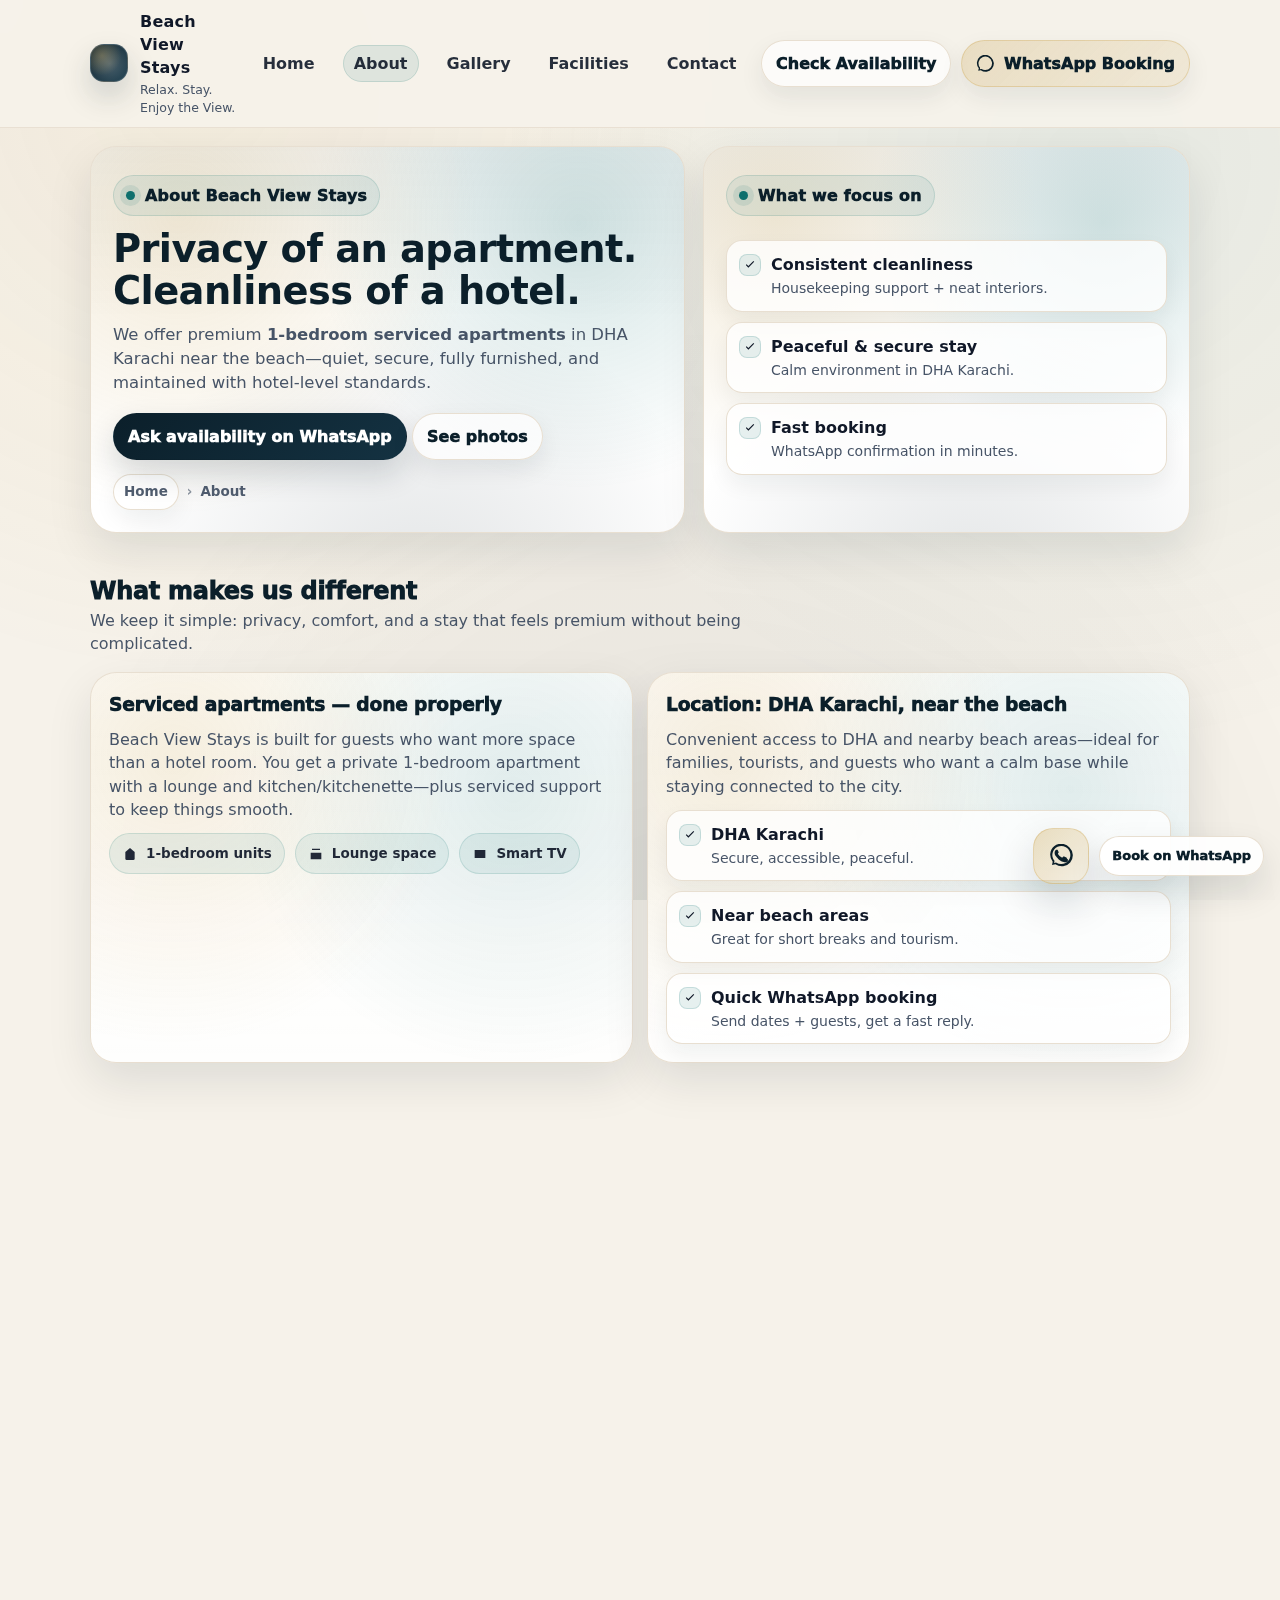
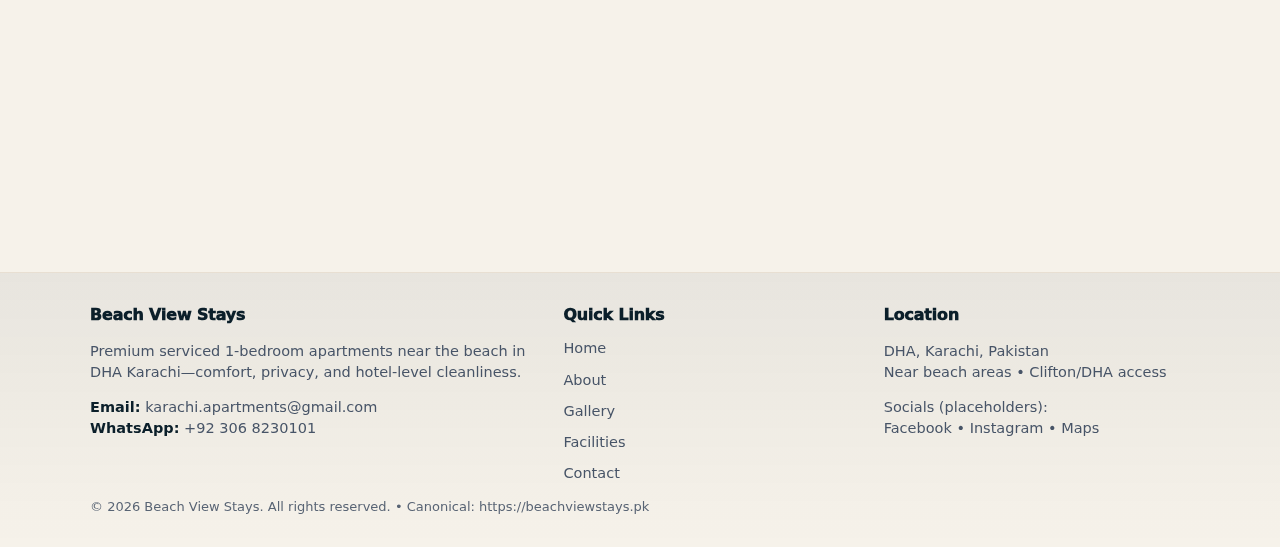
<file: about.html>
<!doctype html>
<html lang="en">
<head>
  <meta charset="utf-8" />
  <meta name="viewport" content="width=device-width, initial-scale=1" />

  <!-- SEO -->
  <title>About Beach View Stays | Premium Serviced Apartments in DHA Karachi</title>
  <meta name="description" content="Learn about Beach View Stays—premium serviced 1-bedroom apartments in DHA Karachi near the beach. Clean, secure, family-friendly, fully furnished, with Wi-Fi and housekeeping." />
  <link rel="canonical" href="https://beachviewstays.pk/about.html" />
  <meta name="robots" content="index,follow" />

  <!-- Open Graph -->
  <meta property="og:type" content="website" />
  <meta property="og:title" content="About Beach View Stays | Premium Serviced Apartments in DHA Karachi" />
  <meta property="og:description" content="Premium serviced 1-bedroom apartments in DHA Karachi—privacy, comfort, and hotel-level cleanliness. Book quickly on WhatsApp." />
  <meta property="og:url" content="https://beachviewstays.pk/about.html" />
  <meta property="og:image" content="https://beachviewstays.pk/og-home.jpg" />

  <!-- Twitter -->
  <meta name="twitter:card" content="summary_large_image" />
  <meta name="twitter:title" content="About Beach View Stays" />
  <meta name="twitter:description" content="Premium serviced 1-bedroom apartments in DHA Karachi. Book quickly on WhatsApp." />
  <meta name="twitter:image" content="https://beachviewstays.pk/og-home.jpg" />

  <meta name="theme-color" content="#0B1F2A" />

  <style>
    :root{
      /* Coastal Luxury (hospitality) */
      --navy:#0B1F2A;
      --teal:#0E6F6D;
      --gold:#C9A24E;

      --bg:#F6F2EA;
      --surface:#FFFFFF;
      --border:#E7DDCF;

      --text:#101828;
      --muted:#475467;

      --shadow: 0 18px 45px rgba(11,31,42,.10);
      --shadow-soft: 0 10px 26px rgba(11,31,42,.08);

      --radius: 18px;
      --radius-lg: 26px;

      --container: 1100px;
      --ease: cubic-bezier(.2,.8,.2,1);
    }

    *{ box-sizing:border-box; }
    html,body{ height:100%; }
    body{
      margin:0;
      font-family: ui-sans-serif, system-ui, -apple-system, Segoe UI, Roboto, Helvetica, Arial, "Apple Color Emoji","Segoe UI Emoji";
      color:var(--text);
      background: var(--bg);
      line-height:1.45;
      -webkit-font-smoothing:antialiased;
      -moz-osx-font-smoothing:grayscale;
      overflow-x:hidden;
    }

    a{ color:inherit; text-decoration:none; }
    img{ max-width:100%; height:auto; display:block; }
    .container{ width:min(var(--container), calc(100% - 40px)); margin-inline:auto; }

    /* Subtle background atmosphere */
    body:before{
      content:"";
      position:fixed; inset:0;
      pointer-events:none;
      background:
        radial-gradient(circle at 15% 10%, rgba(201,162,78,.10), transparent 45%),
        radial-gradient(circle at 85% 18%, rgba(14,111,109,.08), transparent 45%),
        radial-gradient(circle at 55% 110%, rgba(11,31,42,.10), transparent 55%);
      opacity:.9;
      z-index:-1;
    }

    /* Header / Nav */
    header{
      position:sticky; top:0; z-index:50;
      background: rgba(246,242,234,.88);
      backdrop-filter: blur(10px);
      border-bottom: 1px solid rgba(231,221,207,.85);
    }
    .nav{
      display:flex; align-items:center; justify-content:space-between;
      padding:10px 0;
      gap:14px;
    }
    .brand{
      display:flex; align-items:center; gap:12px;
      min-width:0;
    }
    .logoMark{
      width:38px; height:38px; border-radius:14px;
      background: radial-gradient(circle at 30% 30%, rgba(201,162,78,.35), transparent 55%),
                  linear-gradient(135deg, var(--navy), #153748);
      box-shadow: 0 14px 30px rgba(11,31,42,.18);
      border: 1px solid rgba(255,255,255,.22);
      position:relative;
      overflow:hidden;
      flex:0 0 auto;
    }
    .logoMark:after{
      content:"";
      position:absolute; inset:-40%;
      background: radial-gradient(circle, rgba(255,255,255,.25), transparent 60%);
      transform: rotate(25deg);
    }
    .brand strong{ display:block; letter-spacing:.2px; }
    .brand span{ display:block; font-size:12.5px; color:var(--muted); margin-top:1px; }

    nav ul{
      display:flex; align-items:center; gap:18px;
      list-style:none; padding:0; margin:0;
    }
    nav a{
      font-weight:900;
      color: rgba(16,24,40,.9);
      padding:8px 10px;
      border-radius:999px;
      transition: background .2s var(--ease), transform .2s var(--ease);
    }
    nav a:hover{
      background: rgba(14,111,109,.08);
      transform: translateY(-1px);
    }
    /* active link */
    nav a[aria-current="page"]{
      background: rgba(14,111,109,.10);
      border: 1px solid rgba(14,111,109,.14);
    }

    .navRight{ display:flex; align-items:center; gap:10px; }
    .btn{
      display:inline-flex; align-items:center; justify-content:center; gap:10px;
      padding:11px 14px;
      border-radius:999px;
      font-weight:950;
      border:1px solid transparent;
      transition: transform .25s var(--ease), box-shadow .25s var(--ease), background .25s var(--ease);
      will-change: transform;
      white-space:nowrap;
      position:relative;
      overflow:hidden;
    }
    .btn:focus{ outline: 3px solid rgba(14,111,109,.18); outline-offset: 2px; }

    .btn:before{
      content:"";
      position:absolute;
      top:-60%;
      left:-40%;
      width:40%;
      height:220%;
      background: linear-gradient(90deg, transparent, rgba(255,255,255,.35), transparent);
      transform: rotate(20deg) translateX(-120%);
      transition: transform .6s var(--ease);
      pointer-events:none;
    }
    .btn:hover:before{ transform: rotate(20deg) translateX(420%); }

    .btnPrimary{
      background: linear-gradient(135deg, var(--navy), #143242);
      color:#fff;
      box-shadow: 0 14px 30px rgba(11,31,42,.16);
    }
    .btnPrimary:hover{ transform: translateY(-1px); box-shadow: 0 18px 40px rgba(11,31,42,.22); }

    .btnOutline{
      background: rgba(255,255,255,.72);
      border-color: rgba(231,221,207,.95);
      color: var(--navy);
      box-shadow: 0 10px 24px rgba(11,31,42,.08);
    }
    .btnOutline:hover{ transform: translateY(-1px); box-shadow: 0 14px 30px rgba(11,31,42,.12); }

    .btnWhatsapp{
      background: linear-gradient(135deg, rgba(201,162,78,.26), rgba(201,162,78,.12));
      border-color: rgba(201,162,78,.32);
      color: var(--navy);
      box-shadow: 0 10px 24px rgba(11,31,42,.08);
    }
    .btnWhatsapp:hover{ transform: translateY(-1px); box-shadow: 0 16px 34px rgba(11,31,42,.12); }

    .icon{ width:18px; height:18px; flex:0 0 auto; }

    .menuBtn{
      display:none;
      width:44px; height:44px;
      border-radius:14px;
      border:1px solid rgba(231,221,207,.95);
      background: rgba(255,255,255,.74);
      align-items:center; justify-content:center;
      box-shadow: 0 10px 24px rgba(11,31,42,.08);
      transition: transform .25s var(--ease);
    }
    .menuBtn:hover{ transform: translateY(-1px); }
    .menuBtn svg{ width:20px; height:20px; }

    /* Mobile menu (NO layout gap when closed) */
    .mobilePanel{
      display:none;
      padding:0;
      margin:0;
    }
    @media (max-width: 860px){
      .mobilePanel{ display:block; }
    }
    .mobilePanelInner{
      border:1px solid rgba(231,221,207,.95);
      background: rgba(255,255,255,.78);
      border-radius: var(--radius);
      padding: 10px;
      box-shadow: var(--shadow-soft);
      overflow:hidden;

      transform-origin: top;
      transform: translateY(-6px) scaleY(.98);
      opacity: 0;
      max-height: 0;
      transition: max-height .35s var(--ease), opacity .25s var(--ease), transform .35s var(--ease);
    }
    .mobilePanel.open{ padding: 10px 0 14px; }
    .mobilePanel.open .mobilePanelInner{
      opacity: 1;
      transform: translateY(0) scaleY(1);
      max-height: 420px;
    }
    .mobilePanel a{
      display:block;
      padding:12px 12px;
      border-radius: 14px;
      font-weight:950;
      color: rgba(16,24,40,.92);
    }
    .mobilePanel a:hover{ background: rgba(14,111,109,.08); }

    /* Page hero (About) */
    .pageHero{ padding: 18px 0 12px; }
    .heroGrid{
      display:grid;
      grid-template-columns: 1.1fr .9fr;
      gap: 18px;
      align-items: stretch;
    }

    .heroCard{
      border-radius: var(--radius-lg);
      border: 1px solid rgba(231,221,207,.95);
      background: var(--surface);
      box-shadow: var(--shadow);
      overflow:hidden;
      position:relative;
      transition: transform .35s var(--ease), box-shadow .35s var(--ease);
    }
    .heroCard:hover{
      transform: translateY(-2px);
      box-shadow: 0 24px 60px rgba(11,31,42,.14);
    }
    .heroCard::before{
      content:"";
      position:absolute; inset:-2px;
      background:
        radial-gradient(circle at 15% 18%, rgba(201,162,78,.22), transparent 50%),
        radial-gradient(circle at 82% 20%, rgba(14,111,109,.18), transparent 46%),
        linear-gradient(180deg, rgba(11,31,42,.06), transparent 45%),
        radial-gradient(circle at 55% 120%, rgba(11,31,42,.12), transparent 55%);
      pointer-events:none;
    }
    .heroInner{ position:relative; padding: 28px 22px 22px; }

    .kicker{
      display:inline-flex; align-items:center; gap:10px;
      font-weight:950;
      color: var(--navy);
      letter-spacing: .2px;
      padding: 8px 12px;
      border-radius: 999px;
      background: rgba(14,111,109,.08);
      border: 1px solid rgba(14,111,109,.14);
      margin-bottom: 12px;
    }
    .kicker .dot{
      width:9px; height:9px; border-radius:99px;
      background: var(--teal);
      box-shadow: 0 0 0 6px rgba(14,111,109,.10);
    }

    h1{
      margin:0;
      font-size: clamp(28px, 3.0vw, 42px);
      line-height: 1.08;
      letter-spacing: -0.6px;
      color: var(--navy);
    }
    .sub{
      margin: 12px 0 18px;
      color: var(--muted);
      font-size: 16.5px;
      max-width: 62ch;
    }

    .crumbs{
      display:flex; flex-wrap:wrap; gap:8px; align-items:center;
      margin-top: 14px;
      color: rgba(71,84,103,.95);
      font-weight:800;
      font-size: 13.5px;
    }
    .crumbs a{
      padding: 7px 10px;
      border-radius: 999px;
      border: 1px solid rgba(231,221,207,.95);
      background: rgba(255,255,255,.72);
      box-shadow: 0 10px 22px rgba(11,31,42,.06);
      transition: transform .2s var(--ease);
    }
    .crumbs a:hover{ transform: translateY(-1px); }
    .crumbs .sep{ opacity:.65; }

    /* Sections */
    section{ padding: 30px 0; }
    .sectionHead{
      display:flex; align-items:flex-end; justify-content:space-between; gap:14px;
      margin-bottom: 16px;
    }
    .sectionHead h2{ margin:0; font-size: 24px; letter-spacing: -.3px; color: var(--navy); font-weight:950; }
    .sectionHead p{ margin:0; color: var(--muted); max-width: 64ch; }

    .grid2{
      display:grid;
      grid-template-columns: 1fr 1fr;
      gap: 14px;
    }
    .big{
      padding: 18px;
      border-radius: var(--radius-lg);
      background:
        radial-gradient(circle at 15% 22%, rgba(201,162,78,.18), transparent 52%),
        radial-gradient(circle at 78% 30%, rgba(14,111,109,.12), transparent 55%),
        linear-gradient(180deg, rgba(255,255,255,.96), rgba(255,255,255,.88));
      border: 1px solid rgba(231,221,207,.95);
      box-shadow: var(--shadow);
      transition: transform .35s var(--ease), box-shadow .35s var(--ease);
    }
    .big:hover{
      transform: translateY(-2px);
      box-shadow: 0 24px 60px rgba(11,31,42,.14);
    }
    .big h3{ margin:0 0 10px; color: var(--navy); letter-spacing:-.2px; font-weight:950; }
    .big p{ margin:0; color: var(--muted); }

    .bullets{
      margin: 12px 0 0;
      padding:0;
      list-style:none;
      display:grid; gap:10px;
    }
    .bullets li{
      display:flex; gap:10px; align-items:flex-start;
      padding: 12px 12px;
      border-radius: 16px;
      border:1px solid rgba(231,221,207,.95);
      background: rgba(255,255,255,.78);
      box-shadow: 0 10px 22px rgba(11,31,42,.06);
    }
    .check{
      width:22px; height:22px; border-radius: 8px;
      background: rgba(14,111,109,.10);
      border:1px solid rgba(14,111,109,.16);
      display:flex; align-items:center; justify-content:center;
      flex:0 0 auto;
      margin-top:1px;
    }
    .check svg{ width:14px; height:14px; }

    .grid3{
      display:grid;
      grid-template-columns: repeat(3, 1fr);
      gap: 14px;
    }
    .card{
      background: var(--surface);
      border: 1px solid rgba(231,221,207,.95);
      border-radius: var(--radius);
      box-shadow: var(--shadow-soft);
      overflow:hidden;
      transition: transform .35s var(--ease), box-shadow .35s var(--ease);
    }
    .card:hover{
      transform: translateY(-2px);
      box-shadow: 0 18px 42px rgba(11,31,42,.12);
    }
    .cardPad{ padding: 16px; }
    .card h3{ margin: 0 0 6px; color: var(--navy); letter-spacing:-.2px; font-size: 16.5px; font-weight:950; }
    .card p{ margin:0; color: var(--muted); font-size: 14.5px; }
    .pillRow{ display:flex; flex-wrap:wrap; gap:10px; margin-top: 12px; }
    .softPill{
      display:inline-flex; align-items:center; gap:8px;
      padding: 10px 12px;
      border-radius: 999px;
      background: rgba(14,111,109,.08);
      border:1px solid rgba(14,111,109,.14);
      font-weight: 900;
      color: rgba(16,24,40,.92);
      font-size: 13.5px;
    }
    .softPill svg{ width:16px; height:16px; }

    /* FAQ */
    .faq{ display:grid; gap: 10px; }
    details{
      background: rgba(255,255,255,.88);
      border:1px solid rgba(231,221,207,.95);
      border-radius: 16px;
      box-shadow: 0 10px 26px rgba(11,31,42,.06);
      overflow:hidden;
      transition: transform .25s var(--ease);
    }
    details:hover{ transform: translateY(-1px); }
    summary{
      cursor:pointer;
      padding: 14px 14px;
      list-style:none;
      display:flex; align-items:center; justify-content:space-between; gap:10px;
      font-weight:950;
      color: var(--navy);
    }
    summary::-webkit-details-marker{ display:none; }
    .faqBody{ padding: 0 14px 14px; color: var(--muted); font-size: 14.5px; }
    .chev{ width:18px; height:18px; transition: transform .25s var(--ease); }
    details[open] .chev{ transform: rotate(180deg); }

    /* CTA band */
    .ctaBand{
      border-radius: var(--radius-lg);
      border: 1px solid rgba(231,221,207,.95);
      background:
        radial-gradient(circle at 12% 18%, rgba(14,111,109,.16), transparent 55%),
        radial-gradient(circle at 86% 26%, rgba(201,162,78,.18), transparent 55%),
        linear-gradient(180deg, rgba(255,255,255,.95), rgba(255,255,255,.84));
      box-shadow: var(--shadow);
      padding: 18px;
      display:flex; align-items:center; justify-content:space-between; gap:14px;
      flex-wrap:wrap;
    }
    .ctaBand h3{ margin:0; color: var(--navy); letter-spacing:-.2px; font-weight:950; }
    .ctaBand p{ margin: 6px 0 0; color: var(--muted); }

    /* Footer */
    footer{
      margin-top: 18px;
      background: linear-gradient(180deg, rgba(11,31,42,.06), rgba(11,31,42,.00));
      border-top: 1px solid rgba(231,221,207,.9);
      padding: 30px 0;
    }
    .footGrid{
      display:grid;
      grid-template-columns: 1.2fr .8fr .8fr;
      gap: 14px;
      align-items:start;
    }
    .foot h4{ margin:0 0 10px; color: var(--navy); letter-spacing:-.2px; font-weight:950; }
    .foot p, .foot a{ color: var(--muted); font-size: 14.5px; }
    .foot a:hover{ color: var(--navy); }
    .foot ul{ list-style:none; padding:0; margin:0; display:grid; gap:8px; }
    .copyright{
      margin-top: 14px;
      color: rgba(71,84,103,.9);
      font-size: 13px;
    }

    /* Floating WhatsApp */
    .waFloat{
      position:fixed;
      right: 16px;
      bottom: 16px;
      z-index: 60;
      display:flex;
      align-items:center;
      gap:10px;
    }
    .waBubble{
      display:block;
      padding: 10px 12px;
      border-radius: 999px;
      background: rgba(255,255,255,.92);
      border:1px solid rgba(231,221,207,.95);
      box-shadow: 0 16px 34px rgba(11,31,42,.12);
      color: var(--navy);
      font-weight:950;
      font-size: 13px;
      white-space:nowrap;
      transform: translateY(0);
      transition: transform .25s var(--ease);
    }
    .waBtn{
      width: 56px; height:56px;
      border-radius: 20px;
      display:flex; align-items:center; justify-content:center;
      background: linear-gradient(135deg, rgba(201,162,78,.35), rgba(201,162,78,.14));
      border: 1px solid rgba(201,162,78,.32);
      box-shadow: 0 18px 40px rgba(11,31,42,.16);
      transition: transform .25s var(--ease), box-shadow .25s var(--ease);
      position:relative;
    }
    .waBtn:after{
      content:"";
      position:absolute;
      inset:-8px;
      border-radius: 24px;
      border: 2px solid rgba(201,162,78,.25);
      opacity:.0;
      transform: scale(.95);
      animation: pulse 2.2s var(--ease) infinite;
      pointer-events:none;
    }
    .waBtn:hover{ transform: translateY(-2px); box-shadow: 0 22px 50px rgba(11,31,42,.22); }
    .waBtn:hover + .waBubble{ transform: translateY(-2px); }
    .waBtn svg{ width:24px; height:24px; }

    @keyframes pulse{
      0%{ opacity:0; transform: scale(.92); }
      15%{ opacity:.75; }
      55%{ opacity:0; transform: scale(1.06); }
      100%{ opacity:0; transform: scale(1.06); }
    }

    /* Reveal */
    .reveal{
      opacity:0;
      transform: translateY(14px);
      transition: opacity .6s var(--ease), transform .6s var(--ease);
      will-change: opacity, transform;
    }
    .reveal.in{
      opacity:1;
      transform: translateY(0);
    }

    /* Responsive */
    @media (max-width: 980px){
      .heroGrid{ grid-template-columns: 1fr; }
      .footGrid{ grid-template-columns: 1fr; }
      .grid3{ grid-template-columns: 1fr; }
      .grid2{ grid-template-columns: 1fr; }
    }

    @media (max-width: 860px){
      .container{ width: calc(100% - 28px); }
      nav ul{ display:none; }
      .menuBtn{ display:inline-flex; }
      .heroInner{ padding: 24px 16px 18px; }
      .logoMark{ width:34px; height:34px; border-radius:12px; }
      .btn{ padding:10px 12px; }
    }

    @media (max-width: 520px){
      .brand span{ display:none; }
      .navRight .btnOutline{ display:none; }
      .waBubble{ display:none; }
    }

    @media (prefers-reduced-motion: reduce){
      *{ scroll-behavior:auto !important; }
      .reveal{ transition:none; transform:none; opacity:1; }
      .btn, .waBtn, nav a, .card, .big, .heroCard{ transition:none; }
      .waBtn:after{ animation:none; }
    }
  </style>

  <!-- Schema: AboutPage + LodgingBusiness (keep simple and accurate) -->
  <script type="application/ld+json">
  {
    "@context":"https://schema.org",
    "@type":"AboutPage",
    "name":"About Beach View Stays",
    "url":"https://beachviewstays.pk/about.html",
    "about":{
      "@type":"LodgingBusiness",
      "name":"Beach View Stays",
      "url":"https://beachviewstays.pk/",
      "telephone":"+923068230101",
      "email":"karachi.apartments@gmail.com",
      "address":{
        "@type":"PostalAddress",
        "addressLocality":"DHA",
        "addressRegion":"Karachi",
        "addressCountry":"PK"
      },
      "numberOfRooms":"5"
    }
  }
  </script>
</head>

<body>
  <!-- Header -->
  <header>
    <div class="container">
      <div class="nav">
        <a class="brand" href="index.html" aria-label="Beach View Stays Home">
          <div class="logoMark" aria-hidden="true"></div>
          <div>
            <strong>Beach View Stays</strong>
            <span>Relax. Stay. Enjoy the View.</span>
          </div>
        </a>

        <nav aria-label="Primary navigation">
          <ul>
            <li><a href="index.html">Home</a></li>
            <li><a href="about.html" aria-current="page">About</a></li>
            <li><a href="gallery.html">Gallery</a></li>
            <li><a href="facilities.html">Facilities</a></li>
            <li><a href="contact.html">Contact</a></li>
          </ul>
        </nav>

        <div class="navRight">
          <a class="btn btnOutline" href="contact.html" aria-label="Check availability">Check Availability</a>
          <a class="btn btnWhatsapp" href="https://wa.me/923068230101" target="_blank" rel="noopener noreferrer">
            <svg class="icon" viewBox="0 0 24 24" aria-hidden="true"><path fill="currentColor" d="M20.5 3.5A11 11 0 0 0 3.7 17.7L3 21l3.4-.7A11 11 0 0 0 20.5 3.5ZM12 20a9 9 0 0 1-4.6-1.3l-.3-.2-2 .4.4-2-.2-.3A9 9 0 1 1 12 20Z"/></svg>
            WhatsApp Booking
          </a>
          <button class="menuBtn" id="menuBtn" aria-label="Open menu" aria-expanded="false" aria-controls="mobilePanel">
            <svg viewBox="0 0 24 24" aria-hidden="true"><path fill="currentColor" d="M4 7h16v2H4zm0 8h16v2H4zm0-4h16v2H4z"/></svg>
          </button>
        </div>
      </div>

      <div class="mobilePanel" id="mobilePanel" aria-hidden="true">
        <div class="mobilePanelInner">
          <a href="index.html">Home</a>
          <a href="about.html">About</a>
          <a href="gallery.html">Gallery</a>
          <a href="facilities.html">Facilities</a>
          <a href="contact.html">Contact</a>
          <div style="padding:10px;">
            <a class="btn btnPrimary" style="width:100%;" href="https://wa.me/923068230101" target="_blank" rel="noopener noreferrer">
              Book on WhatsApp
            </a>
          </div>
        </div>
      </div>

    </div>
  </header>

  <main>
    <!-- PAGE HERO -->
    <section class="pageHero">
      <div class="container">
        <div class="heroGrid">
          <div class="heroCard reveal" data-delay="0">
            <div class="heroInner">
              <div class="kicker"><span class="dot" aria-hidden="true"></span> About Beach View Stays</div>
              <h1>Privacy of an apartment. Cleanliness of a hotel.</h1>
              <p class="sub">
                We offer premium <strong>1-bedroom serviced apartments</strong> in DHA Karachi near the beach—quiet, secure, fully furnished, and maintained with hotel-level standards.
              </p>

              <div class="heroActions">
                <a class="btn btnPrimary" href="https://wa.me/923068230101" target="_blank" rel="noopener noreferrer">Ask availability on WhatsApp</a>
                <a class="btn btnOutline" href="gallery.html">See photos</a>
              </div>

              <div class="crumbs" aria-label="Breadcrumb">
                <a href="index.html">Home</a>
                <span class="sep">›</span>
                <span>About</span>
              </div>
            </div>
          </div>

          <aside class="heroCard reveal" data-delay="90" aria-label="What we focus on">
            <div class="heroInner">
              <div class="kicker"><span class="dot" aria-hidden="true"></span> What we focus on</div>
              <ul class="bullets" aria-label="Focus points">
                <li>
                  <span class="check" aria-hidden="true"><svg viewBox="0 0 24 24"><path fill="currentColor" d="M9.2 16.6 4.8 12.2l1.4-1.4 3 3 8.6-8.6 1.4 1.4-10 10Z"/></svg></span>
                  <div><strong>Consistent cleanliness</strong><div style="color:var(--muted); font-size:14px; margin-top:2px;">Housekeeping support + neat interiors.</div></div>
                </li>
                <li>
                  <span class="check" aria-hidden="true"><svg viewBox="0 0 24 24"><path fill="currentColor" d="M9.2 16.6 4.8 12.2l1.4-1.4 3 3 8.6-8.6 1.4 1.4-10 10Z"/></svg></span>
                  <div><strong>Peaceful & secure stay</strong><div style="color:var(--muted); font-size:14px; margin-top:2px;">Calm environment in DHA Karachi.</div></div>
                </li>
                <li>
                  <span class="check" aria-hidden="true"><svg viewBox="0 0 24 24"><path fill="currentColor" d="M9.2 16.6 4.8 12.2l1.4-1.4 3 3 8.6-8.6 1.4 1.4-10 10Z"/></svg></span>
                  <div><strong>Fast booking</strong><div style="color:var(--muted); font-size:14px; margin-top:2px;">WhatsApp confirmation in minutes.</div></div>
                </li>
              </ul>
            </div>
          </aside>
        </div>
      </div>
    </section>

    <!-- STORY + DETAILS -->
    <section>
      <div class="container">
        <div class="sectionHead reveal" data-delay="0">
          <div>
            <h2>What makes us different</h2>
            <p>We keep it simple: privacy, comfort, and a stay that feels premium without being complicated.</p>
          </div>
        </div>

        <div class="grid2">
          <div class="big reveal" data-delay="0">
            <h3>Serviced apartments — done properly</h3>
            <p>
              Beach View Stays is built for guests who want more space than a hotel room. You get a private 1-bedroom apartment
              with a lounge and kitchen/kitchenette—plus serviced support to keep things smooth.
            </p>
            <div class="pillRow" style="margin-top:12px;">
              <span class="softPill"><svg viewBox="0 0 24 24" aria-hidden="true"><path fill="currentColor" d="M7 21h10a2 2 0 0 0 2-2V9l-7-6-7 6v10a2 2 0 0 0 2 2Z"/></svg> 1-bedroom units</span>
              <span class="softPill"><svg viewBox="0 0 24 24" aria-hidden="true"><path fill="currentColor" d="M6 4h12v2H6V4Zm-2 6h16v10H4V10Z"/></svg> Lounge space</span>
              <span class="softPill"><svg viewBox="0 0 24 24" aria-hidden="true"><path fill="currentColor" d="M4 6h16v12H4z"/></svg> Smart TV</span>
            </div>
          </div>

          <div class="big reveal" data-delay="120">
            <h3>Location: DHA Karachi, near the beach</h3>
            <p>
              Convenient access to DHA and nearby beach areas—ideal for families, tourists, and guests who want a calm base while staying connected to the city.
            </p>
            <ul class="bullets" aria-label="Location points">
              <li>
                <span class="check" aria-hidden="true"><svg viewBox="0 0 24 24"><path fill="currentColor" d="M9.2 16.6 4.8 12.2l1.4-1.4 3 3 8.6-8.6 1.4 1.4-10 10Z"/></svg></span>
                <div><strong>DHA Karachi</strong><div style="color:var(--muted); font-size:14px; margin-top:2px;">Secure, accessible, peaceful.</div></div>
              </li>
              <li>
                <span class="check" aria-hidden="true"><svg viewBox="0 0 24 24"><path fill="currentColor" d="M9.2 16.6 4.8 12.2l1.4-1.4 3 3 8.6-8.6 1.4 1.4-10 10Z"/></svg></span>
                <div><strong>Near beach areas</strong><div style="color:var(--muted); font-size:14px; margin-top:2px;">Great for short breaks and tourism.</div></div>
              </li>
              <li>
                <span class="check" aria-hidden="true"><svg viewBox="0 0 24 24"><path fill="currentColor" d="M9.2 16.6 4.8 12.2l1.4-1.4 3 3 8.6-8.6 1.4 1.4-10 10Z"/></svg></span>
                <div><strong>Quick WhatsApp booking</strong><div style="color:var(--muted); font-size:14px; margin-top:2px;">Send dates + guests, get a fast reply.</div></div>
              </li>
            </ul>
          </div>
        </div>
      </div>
    </section>

    <!-- HIGHLIGHTS -->
    <section>
      <div class="container">
        <div class="sectionHead reveal" data-delay="0">
          <div>
            <h2>Stay standards</h2>
            <p>Everything important is covered—without overpromising.</p>
          </div>
        </div>

        <div class="grid3">
          <div class="card reveal" data-delay="0">
            <div class="cardPad">
              <h3>Comfort & space</h3>
              <p>1-bedroom apartment layout with lounge and kitchen/kitchenette.</p>
              <div class="pillRow">
                <span class="softPill"><svg viewBox="0 0 24 24"><path fill="currentColor" d="M7 21h10a2 2 0 0 0 2-2V9l-7-6-7 6v10a2 2 0 0 0 2 2Z"/></svg> Private unit</span>
                <span class="softPill"><svg viewBox="0 0 24 24"><path fill="currentColor" d="M4 6h16v12H4z"/></svg> Smart TV</span>
              </div>
            </div>
          </div>

          <div class="card reveal" data-delay="90">
            <div class="cardPad">
              <h3>Utilities that work</h3>
              <p>High-speed Wi-Fi, AC, 24/7 sweet water, and electric geyser.</p>
              <div class="pillRow">
                <span class="softPill"><svg viewBox="0 0 24 24"><path fill="currentColor" d="M12 2a7 7 0 0 0-7 7c0 5.2 7 13 7 13s7-7.8 7-13a7 7 0 0 0-7-7Z"/></svg> AC</span>
                <span class="softPill"><svg viewBox="0 0 24 24"><path fill="currentColor" d="M4 6h16v12H4z"/></svg> Wi-Fi</span>
              </div>
            </div>
          </div>

          <div class="card reveal" data-delay="180">
            <div class="cardPad">
              <h3>Clean & secure</h3>
              <p>Family-friendly and tourist friendly, with housekeeping support.</p>
              <div class="pillRow">
                <span class="softPill"><svg viewBox="0 0 24 24"><path fill="currentColor" d="M12 2 2 7v6c0 5 3.8 9.4 10 11 6.2-1.6 10-6 10-11V7L12 2Z"/></svg> Secure</span>
                <span class="softPill"><svg viewBox="0 0 24 24"><path fill="currentColor" d="M16 2H8v2H5v2h14V4h-3V2Z"/></svg> Housekeeping</span>
              </div>
            </div>
          </div>
        </div>
      </div>
    </section>

    <!-- FAQ (short) -->
    <section>
      <div class="container">
        <div class="sectionHead reveal" data-delay="0">
          <div>
            <h2>Quick answers</h2>
            <p>So guests can decide fast.</p>
          </div>
        </div>

        <div class="faq">
          <details class="reveal" data-delay="0">
            <summary>
              Do you offer daily or short stays?
              <svg class="chev" viewBox="0 0 24 24" aria-hidden="true"><path fill="currentColor" d="M12 15.5 5 8.5l1.4-1.4 5.6 5.6 5.6-5.6L19 8.5z"/></svg>
            </summary>
            <div class="faqBody">Yes. Share your check-in/check-out dates on WhatsApp for quick availability and rates.</div>
          </details>

          <details class="reveal" data-delay="90">
            <summary>
              Is it family-friendly?
              <svg class="chev" viewBox="0 0 24 24" aria-hidden="true"><path fill="currentColor" d="M12 15.5 5 8.5l1.4-1.4 5.6 5.6 5.6-5.6L19 8.5z"/></svg>
            </summary>
            <div class="faqBody">Yes. It’s secure, peaceful, and designed for families and tourists.</div>
          </details>

          <details class="reveal" data-delay="180">
            <summary>
              What should I send for booking?
              <svg class="chev" viewBox="0 0 24 24" aria-hidden="true"><path fill="currentColor" d="M12 15.5 5 8.5l1.4-1.4 5.6 5.6 5.6-5.6L19 8.5z"/></svg>
            </summary>
            <div class="faqBody">Send dates + number of guests. We’ll confirm availability and booking steps.</div>
          </details>
        </div>
      </div>
    </section>

    <!-- CTA -->
    <section>
      <div class="container">
        <div class="ctaBand reveal" data-delay="0">
          <div>
            <h3>Want availability for your dates?</h3>
            <p>WhatsApp is the fastest route. Share dates + guests and get a quick reply.</p>
          </div>
          <div style="display:flex; gap:10px; flex-wrap:wrap;">
            <a class="btn btnPrimary" href="https://wa.me/923068230101" target="_blank" rel="noopener noreferrer">Book on WhatsApp</a>
            <a class="btn btnOutline" href="contact.html">Contact</a>
          </div>
        </div>
      </div>
    </section>
  </main>

  <!-- Footer -->
  <footer>
    <div class="container">
      <div class="footGrid">
        <div class="foot">
          <h4>Beach View Stays</h4>
          <p>Premium serviced 1-bedroom apartments near the beach in DHA Karachi—comfort, privacy, and hotel-level cleanliness.</p>
          <p style="margin-top:10px;">
            <strong style="color:var(--navy);">Email:</strong> <a href="mailto:karachi.apartments@gmail.com">karachi.apartments@gmail.com</a><br/>
            <strong style="color:var(--navy);">WhatsApp:</strong> <a href="https://wa.me/923068230101" target="_blank" rel="noopener noreferrer">+92 306 8230101</a>
          </p>
        </div>

        <div class="foot">
          <h4>Quick Links</h4>
          <ul>
            <li><a href="index.html">Home</a></li>
            <li><a href="about.html">About</a></li>
            <li><a href="gallery.html">Gallery</a></li>
            <li><a href="facilities.html">Facilities</a></li>
            <li><a href="contact.html">Contact</a></li>
          </ul>
        </div>

        <div class="foot">
          <h4>Location</h4>
          <p>DHA, Karachi, Pakistan<br/>Near beach areas • Clifton/DHA access</p>
          <p style="margin-top:10px;">
            Socials (placeholders):<br/>
            <a href="#" aria-label="Facebook">Facebook</a> •
            <a href="#" aria-label="Instagram">Instagram</a> •
            <a href="#" aria-label="Google Maps">Maps</a>
          </p>
        </div>
      </div>

      <div class="copyright">
        © <span id="year"></span> Beach View Stays. All rights reserved. • Canonical: https://beachviewstays.pk
      </div>
    </div>
  </footer>

  <!-- Floating WhatsApp -->
  <div class="waFloat" aria-label="WhatsApp quick booking">
    <a class="waBtn" href="https://wa.me/923068230101" target="_blank" rel="noopener noreferrer" aria-label="Open WhatsApp booking">
      <svg viewBox="0 0 24 24" aria-hidden="true">
        <path fill="var(--navy)" d="M20.5 3.5A11 11 0 0 0 3.7 17.7L3 21l3.4-.7A11 11 0 0 0 20.5 3.5ZM12 20a9 9 0 0 1-4.6-1.3l-.3-.2-2 .4.4-2-.2-.3A9 9 0 1 1 12 20Zm5.2-6.7c-.3-.1-1.7-.8-2-.9s-.5-.1-.7.1-.8.9-1 .9-.4.1-.7 0a7.4 7.4 0 0 1-2.2-1.4A8.2 8.2 0 0 1 9 9.9c-.1-.3 0-.5.1-.6l.5-.6c.1-.2.1-.4 0-.6l-.9-2.1c-.1-.3-.3-.3-.5-.3h-.5c-.2 0-.6.1-.9.4s-1.2 1.1-1.2 2.8 1.2 3.2 1.4 3.4 2.4 3.7 5.8 5.2c.8.3 1.4.5 1.9.6.8.2 1.6.2 2.2.1.7-.1 1.7-.7 1.9-1.4s.2-1.3.1-1.4c0-.2-.3-.3-.6-.4Z"/>
      </svg>
    </a>
    <div class="waBubble">Book on WhatsApp</div>
  </div>

  <script>
    (function(){
      // Year
      document.getElementById('year').textContent = new Date().getFullYear();

      const reduce = window.matchMedia && window.matchMedia('(prefers-reduced-motion: reduce)').matches;

      // Mobile menu
      const btn = document.getElementById('menuBtn');
      const panel = document.getElementById('mobilePanel');

      if(btn && panel){
        const close = () => {
          btn.setAttribute('aria-expanded','false');
          panel.classList.remove('open');
          panel.setAttribute('aria-hidden','true');
        };

        close();

        btn.addEventListener('click', () => {
          const open = panel.classList.contains('open');
          if(open) close();
          else{
            btn.setAttribute('aria-expanded','true');
            panel.classList.add('open');
            panel.setAttribute('aria-hidden','false');
          }
        });

        document.addEventListener('click', (e) => {
          if(!panel.classList.contains('open')) return;
          const within = panel.contains(e.target) || btn.contains(e.target);
          if(!within) close();
        });

        window.addEventListener('resize', () => {
          if(window.innerWidth > 860) close();
        });
      }

      // Scroll reveal
      const els = Array.from(document.querySelectorAll('.reveal'));
      if(reduce){
        els.forEach(el => el.classList.add('in'));
      } else {
        els.forEach(el => {
          const d = el.getAttribute('data-delay');
          if(d) el.style.transitionDelay = (parseInt(d,10) || 0) + 'ms';
        });

        const io = new IntersectionObserver((entries) => {
          entries.forEach(entry => {
            if(entry.isIntersecting){
              entry.target.classList.add('in');
              io.unobserve(entry.target);
            }
          });
        }, { threshold: 0.12 });

        els.forEach(el => io.observe(el));
      }
    })();
  </script>
</body>
</html>
</file>
